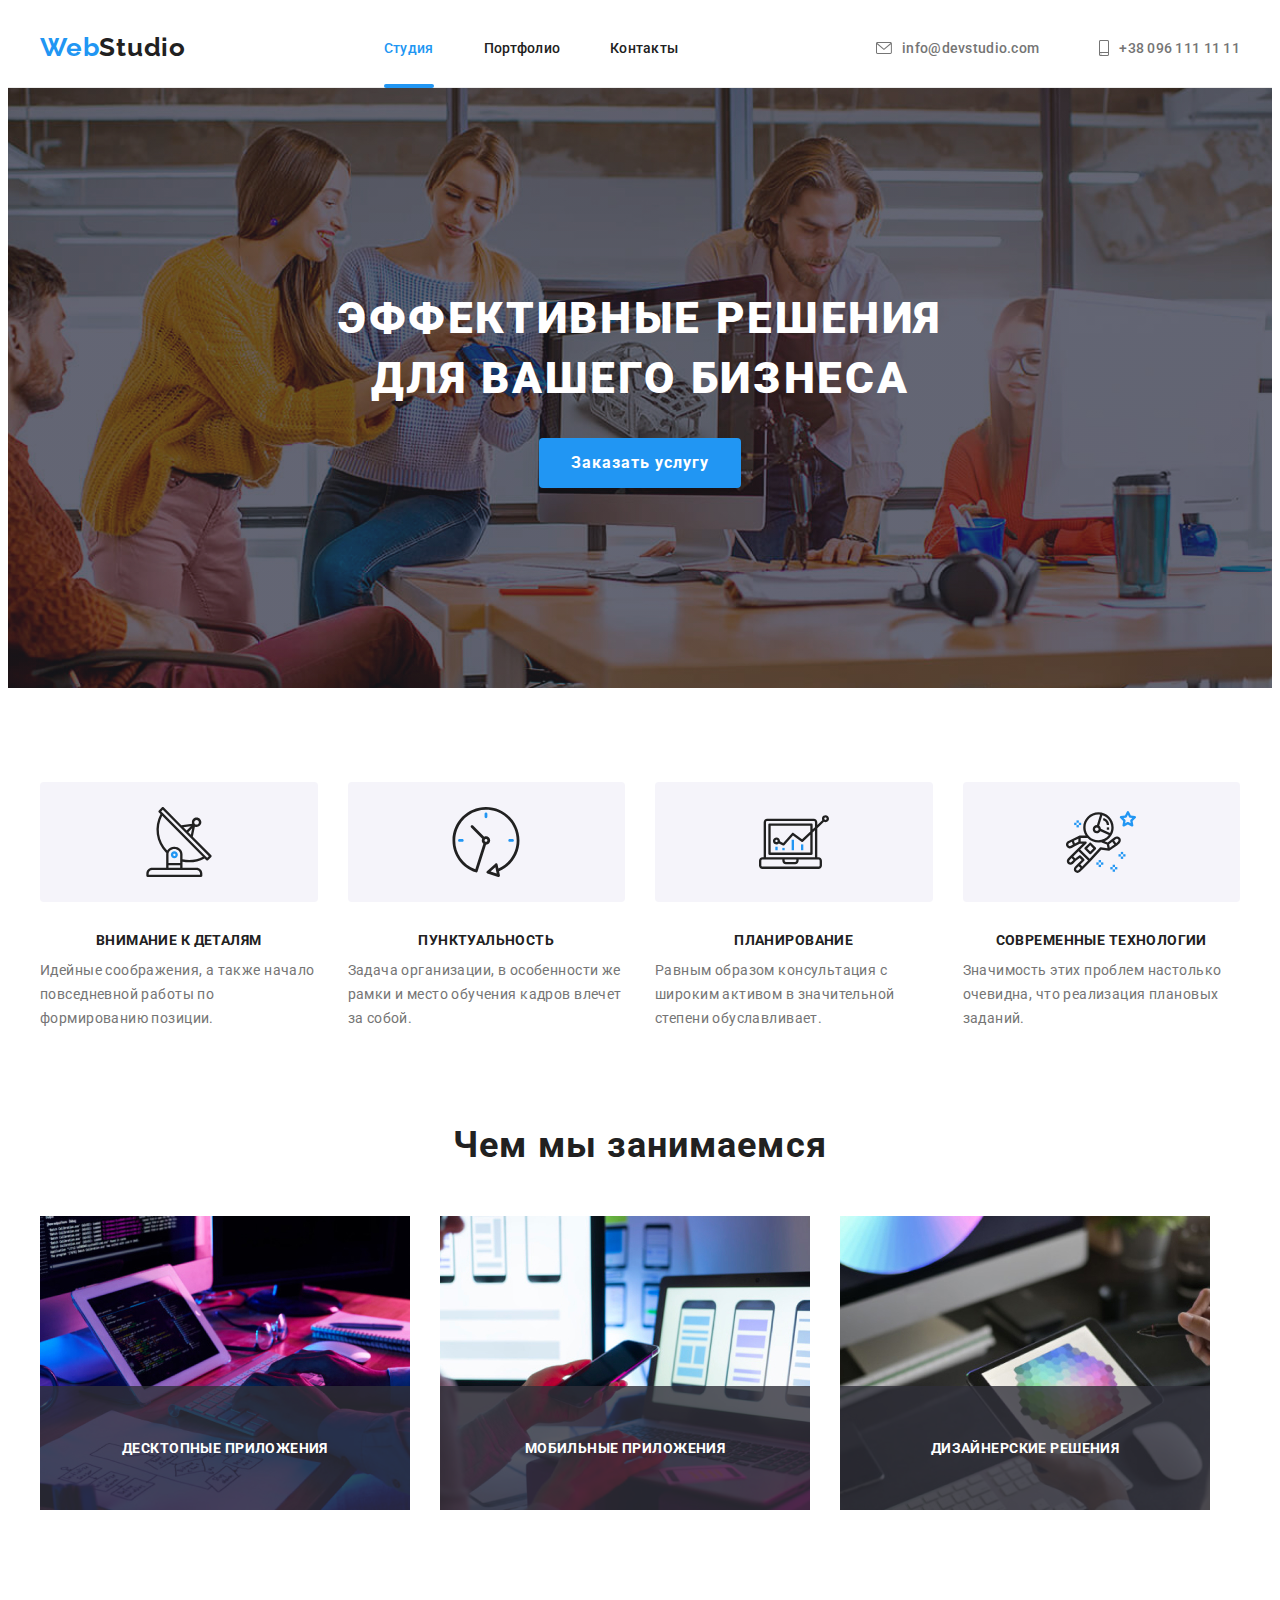
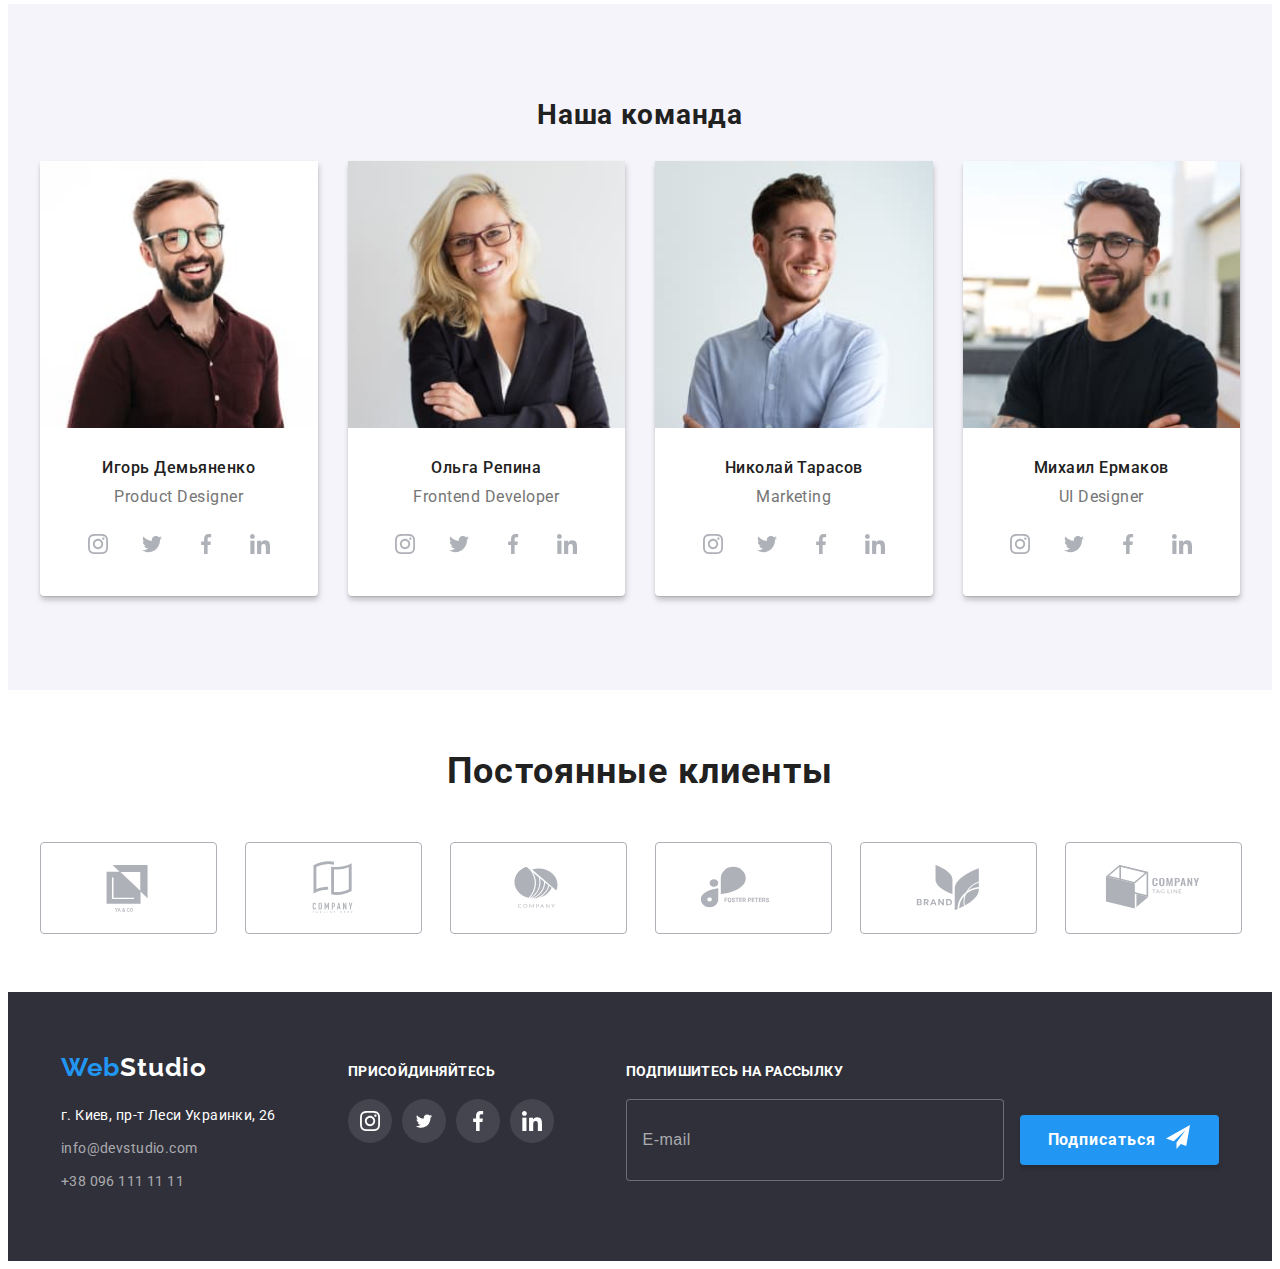
<file: index.html>
<!DOCTYPE html>
<html lang="ru">
  <head>
    <meta charset="UTF-8" />
    <meta http-equiv="X-UA-Compatible" content="IE=edge" />
    <meta name="viewport" content="width=device-width, initial-scale=1.0" />
    <link rel="preconnect" href="https://fonts.googleapis.com" />
    <link rel="preconnect" href="https://fonts.gstatic.com" crossorigin />
    <link
      href="https://fonts.googleapis.com/css2?family=Raleway:wght@700&family=Roboto:wght@400;500;700;900&display=swap"
      rel="stylesheet"
    />

    <title>WebStudio</title>
    <link
      rel="stylesheet"
      href="https://cdnjs.cloudflare.com/ajax/libs/modern-normalize/1.1.0/modern-normalize.min.css"
      integrity="sha512-wpPYUAdjBVSE4KJnH1VR1HeZfpl1ub8YT/NKx4PuQ5NmX2tKuGu6U/JRp5y+Y8XG2tV+wKQpNHVUX03MfMFn9Q=="
      crossorigin="anonymous"
      referrerpolicy="no-referrer"
    />
    <link rel="stylesheet" href="./css/main.min.css" />
  </head>

  <body>
    <header class="header">
      <div class="header-container container">
        <a href="./index.html" class="header-webstudio"
          >Web<span class="header-logo">Studio</span></a
        >

        <nav class="navigation">
          <ul class="navigation__list">
            <li class="navigation__item">
              <a href="./index.html" class="navigation__link current">Студия</a>
            </li>
            <li class="navigation__item">
              <a href="./portfolio.html" class="navigation__link">Портфолио</a>
            </li>
            <li class="navigation__item">
              <a href="tel:+380961111111" class="navigation__link">Контакты</a>
            </li>
          </ul>
        </nav>
        <ul class="contact">
          <li class="contact__item">
            <a class="contact__icon" href="mailto:info@devstudio.com">
              <svg class="icon" width="16" height="12">
                <use
                  href="./images/icons.svg/symbol-defs.svg#icon-envelope"
                ></use>
              </svg>
              info@devstudio.com</a
            >
          </li>
          <li class="contact__item">
            <a class="contact__icon" href="tel:+380961111111">
              <svg class="icon" width="10" height="16">
                <use
                  href="./images/icons.svg/symbol-defs.svg#icon-smartphone"
                ></use>
              </svg>
              +38 096 111 11 11</a
            >
          </li>
        </ul>
        <button type="button" class="menu-open__btn">
          <svg class="mob-icon__open" width="40" height="40">
            <use href="./images/icons.svg/symbol-defs.svg#icon-menu_40px"></use>
          </svg>
        </button>
      </div>

      <div class="mob-menu is-hidden">
        <div class="container">
          <div class="mob-menu__top">
            <button type="button" class="menu-close__btn">
              <svg class="mob-icon__close" width="40" height="40">
                <use
                  href="./images/icons.svg/symbol-defs.svg#icon-close_40px"
                ></use>
              </svg>
            </button>
            <ul class="mob-navigation__list">
              <li class="mob-navigation__item">
                <a href="./index.html" class="mob-navigation__link current"
                  >Студия</a
                >
              </li>
              <li class="mob-navigation__item">
                <a href="./portfolio.html" class="mob-navigation__link"
                  >Портфолио</a
                >
              </li>
              <li class="mob-navigation__item">
                <a href="" class="mob-navigation__link">Контакты</a>
              </li>
            </ul>
          </div>

          <div class="mob-menu__bottom">
            <ul class="mob-contact__list">
              <li class="mob-contact__item">
                <a class="mob-tel__link" href="tel:+380961111111">
                  +38 096 111 11 11</a
                >
              </li>
              <li class="mob-contact__item">
                <a class="mob-mail__link" href="mailto:info@devstudio.com">
                  info@devstudio.com</a
                >
              </li>
            </ul>
            <ul class="mob-social">
              <li class="mob-social__item">
                <a href="" class="mob-social__link"> Instagram </a>
              </li>
              <li class="mob-social__item">
                <a href="" class="mob-social__link"> Twitter </a>
              </li>
              <li class="mob-social__item">
                <a href="" class="mob-social__link"> Facebook </a>
              </li>
              <li class="mob-social__item">
                <a href="" class="mob-social__link"> Linkedin </a>
              </li>
            </ul>
          </div>
        </div>
      </div>
    </header>

    <main>
      <section class="bussines">
        <div class="container">
          <h1 class="bussines-title">Эффективные решения для вашего бизнеса</h1>
          <button
            type="button"
            class="main__buttom bussines-button"
            data-modal-open
          >
            Заказать услугу
          </button>
        </div>
      </section>

      <section class="proposition">
        <div class="container">
          <h2 class="visually-hidden">прихований заголовок</h2>
          <ul class="proposition__list">
            <li class="proposition__item">
              <h3 class="proposition__title">Внимание к деталям</h3>
              <p class="proposition__text">
                Идейные соображения, а также начало повседневной работы по
                формированию позиции.
              </p>
            </li>
            <li class="proposition__item">
              <h3 class="proposition__title">Пунктуальность</h3>
              <p class="proposition__text">
                Задача организации, в особенности же рамки и место обучения
                кадров влечет за собой.
              </p>
            </li>
            <li class="proposition__item">
              <h3 class="proposition__title">Планирование</h3>
              <p class="proposition__text">
                Равным образом консультация с широким активом в значительной
                степени обуславливает.
              </p>
            </li>
            <li class="proposition__item">
              <h3 class="proposition__title">Современные технологии</h3>
              <p class="proposition__text">
                Значимость этих проблем настолько очевидна, что реализация
                плановых заданий.
              </p>
            </li>
          </ul>
        </div>
      </section>

      <section class="doing">
        <div class="container">
          <h2 class="doing__title">Чем мы занимаемся</h2>
          <ul class="doing__list">
            <li class="doing__item">
              <picture>
                <source
                  srcset="
                    ./images/doing-1-desk.jpg    1x,
                    ./images/doing-1-desk-x2.jpg 2x
                  "
                  media="min-width: 1200px"
                />

                <img
                  src="./images/doing-1-desk.jpg"
                  alt="typing on keyboard"
                  width="370"
                />
              </picture>
              <div class="doing__thumb">
                <p class="thumb__text">Десктопные приложения</p>
              </div>
            </li>
            <li class="doing__item">
              <picture>
                <source
                  srcset="
                    ./images/doing-2-desk.jpg    1x,
                    ./images/doing-2-desk-x2.jpg 2x
                  "
                  media="min-width: 1200px"
                />
                <img
                  src="./images/doing-2-desk.jpg"
                  alt="serf the internet"
                  width="370"
                />
              </picture>
              <div class="doing__thumb">
                <p class="thumb__text">Мобильные приложения</p>
              </div>
            </li>
            <li class="doing__item">
              <picture>
                <source
                  srcset="
                    ./images/doing-3-desk.jpg    1x,
                    ./images/doing-3-desk-x2.jpg 2x
                  "
                  media="min-width: 1200px"
                />
                <img
                  src="./images/doing-3-desk.jpg"
                  alt="serf the internet"
                  width="370"
                />
              </picture>
              <div class="doing__thumb">
                <p class="thumb__text">Дизайнерские решения</p>
              </div>
            </li>
          </ul>
        </div>
      </section>

      <section class="team">
        <div class="container">
          <h2 class="team__title">Наша команда</h2>
          <ul class="team__list">
            <li class="team__item">
              <picture>
                <source
                  srcset="
                    ./images/team_1_desk.jpg    1x,
                    ./images/team_1_desk_x2.jpg 2x
                  "
                  media="(min-width: 1200px)"
                />
                <source
                  srcset="
                    ./images/team_1_tab.jpg    1x,
                    ./images/team_1_tab_x2.jpg 2x
                  "
                  media="(min-width: 768px)"
                />
                <source
                  srcset="
                    ./images/team_1_mob.jpg    1x,
                    ./images/team_1_mob_x2.jpg 2x
                  "
                  media="(min-width: 480px)"
                />

                <img
                  src="./images/team_1_desk.jpg"
                  alt="Игорь Демьяненко"
                  width="270"
                />
              </picture>
              <div class="team-card">
                <h3 class="team-card__title">Игорь Демьяненко</h3>
                <p class="team-card__text">Product Designer</p>
                <ul class="social">
                  <li class="social__item">
                    <a href="" class="social__link social__link-color">
                      <svg class="social__icon" width="20" height="20">
                        <use
                          href="./images/icons.svg/symbol-defs.svg#icon-instagram"
                        ></use>
                      </svg>
                    </a>
                  </li>
                  <li class="social__item social__item--margin">
                    <a href="" class="social__link social__link-color">
                      <svg class="social__icon" width="20" height="20">
                        <use
                          href="./images/icons.svg/symbol-defs.svg#icon-twitter"
                        ></use>
                      </svg>
                    </a>
                  </li>
                  <li class="social__item social__item--margin">
                    <a href="" class="social__link social__link-color">
                      <svg class="social__icon" width="20" height="20">
                        <use
                          href="./images/icons.svg/symbol-defs.svg#icon-facebook"
                        ></use>
                      </svg>
                    </a>
                  </li>
                  <li class="social__item social__item--margin">
                    <a href="" class="social__link social__link-color">
                      <svg class="social__icon" width="20" height="20">
                        <use
                          href="./images/icons.svg/symbol-defs.svg#icon-linkedin"
                        ></use>
                      </svg>
                    </a>
                  </li>
                </ul>
              </div>
            </li>

            <li class="team__item">
              <picture>
                <source
                  srcset="
                    ./images/team_2_desk.jpg    1x,
                    ./images/team_2_desk_x2.jpg 2x
                  "
                  media="(min-width: 1200px)"
                />
                <source
                  srcset="
                    ./images/team_2_tab.jpg    1x,
                    ./images/team_2_tab_x2.jpg 2x
                  "
                  media="(min-width: 768px)"
                />
                <source
                  srcset="
                    ./images/team_2_mob.jpg    1x,
                    ./images/team_2_mob_x2.jpg 2x
                  "
                  media="(min-width: 480px)"
                />

                <img
                  src="./images/team_2_desk.jpg"
                  alt="Игорь Демьяненко"
                  width="270"
                />
              </picture>

              <div class="team-card">
                <h3 class="team-card__title">Ольга Репина</h3>
                <p class="team-card__text">Frontend Developer</p>
                <ul class="social">
                  <li class="social__item">
                    <a href="" class="social__link social__link-color">
                      <svg class="social__icon" width="20" height="20">
                        <use
                          href="./images/icons.svg/symbol-defs.svg#icon-instagram"
                        ></use>
                      </svg>
                    </a>
                  </li>
                  <li class="social__item">
                    <a href="" class="social__link social__link-color"
                      ><svg class="team-soc-icon" width="20" height="20">
                        <use
                          href="./images/icons.svg/symbol-defs.svg#icon-twitter"
                        ></use>
                      </svg>
                    </a>
                  </li>
                  <li class="social__item">
                    <a href="" class="social__link social__link-color">
                      <svg class="social__icon" width="20" height="20">
                        <use
                          href="./images/icons.svg/symbol-defs.svg#icon-facebook"
                        ></use>
                      </svg>
                    </a>
                  </li>
                  <li class="social__item">
                    <a href="" class="social__link social__link-color">
                      <svg class="social__icon" width="20" height="20">
                        <use
                          href="./images/icons.svg/symbol-defs.svg#icon-linkedin"
                        ></use>
                      </svg>
                    </a>
                  </li>
                </ul>
              </div>
            </li>

            <li class="team__item">
              <picture>
                <source
                  srcset="
                    ./images/team_3_desk.jpg    1x,
                    ./images/team_3_desk_x2.jpg 2x
                  "
                  media="(min-width: 1200px)"
                />
                <source
                  srcset="
                    ./images/team_3_tab.jpg    1x,
                    ./images/team_3_tab_x2.jpg 2x
                  "
                  media="(min-width: 768px)"
                />
                <source
                  srcset="
                    ./images/team_3_mob.jpg    1x,
                    ./images/team_3_mob_x2.jpg 2x
                  "
                  media="(min-width: 480px)"
                />

                <img
                  src="./images/team_3_desk.jpg"
                  alt="Игорь Демьяненко"
                  width="270"
                />
              </picture>
              <div class="team-card">
                <h3 class="team-card__title">Николай Тарасов</h3>
                <p class="team-card__text">Marketing</p>
                <ul class="social">
                  <li class="social__item">
                    <a href="" class="social__link social__link-color">
                      <svg class="social__icon" width="20" height="20">
                        <use
                          href="./images/icons.svg/symbol-defs.svg#icon-instagram"
                        ></use>
                      </svg>
                    </a>
                  </li>
                  <li class="social__item">
                    <a href="" class="social__link social__link-color">
                      <svg class="social__icon" width="20" height="20">
                        <use
                          href="./images/icons.svg/symbol-defs.svg#icon-twitter"
                        ></use>
                      </svg>
                    </a>
                  </li>
                  <li class="social__item">
                    <a href="" class="social__link social__link-color">
                      <svg class="social__icon" width="20" height="20">
                        <use
                          href="./images/icons.svg/symbol-defs.svg#icon-facebook"
                        ></use>
                      </svg>
                    </a>
                  </li>
                  <li class="social__item">
                    <a href="" class="social__link social__link-color">
                      <svg class="social__icon" width="20" height="20">
                        <use
                          href="./images/icons.svg/symbol-defs.svg#icon-linkedin"
                        ></use>
                      </svg>
                    </a>
                  </li>
                </ul>
              </div>
            </li>
            <li class="team__item">
              <picture>
                <source
                  srcset="
                    ./images/team_4_desk.jpg    1x,
                    ./images/team_4_desk_x2.jpg 2x
                  "
                  media="(min-width: 1200px)"
                />
                <source
                  srcset="
                    ./images/team_4_tab.jpg    1x,
                    ./images/team_4_tab_x2.jpg 2x
                  "
                  media="(min-width: 768px)"
                />
                <source
                  srcset="
                    ./images/team_4_mob.jpg    1x,
                    ./images/team_4_mob_x2.jpg 2x
                  "
                  media="(min-width: 480px)"
                />

                <img
                  src="./images/team_4_desk.jpg"
                  alt="Игорь Демьяненко"
                  width="270"
                />
              </picture>

              <div class="team-card">
                <h3 class="team-card__title">Михаил Ермаков</h3>
                <p class="team-card__text">UI Designer</p>
                <ul class="social">
                  <li class="social__item">
                    <a href="" class="social__link social__link-color">
                      <svg class="social__icon" width="20" height="20">
                        <use
                          href="./images/icons.svg/symbol-defs.svg#icon-instagram"
                        ></use>
                      </svg>
                    </a>
                  </li>
                  <li class="social__item">
                    <a href="" class="social__link social__link-color">
                      <svg class="social__icon" width="20" height="20">
                        <use
                          href="./images/icons.svg/symbol-defs.svg#icon-twitter"
                        ></use>
                      </svg>
                    </a>
                  </li>
                  <li class="social__item">
                    <a href="" class="social__link social__link-color">
                      <svg class="social__icon" width="20" height="20">
                        <use
                          href="./images/icons.svg/symbol-defs.svg#icon-facebook"
                        ></use>
                      </svg>
                    </a>
                  </li>
                  <li class="social__item">
                    <a href="" class="social__link social__link-color">
                      <svg class="social__icon" width="20" height="20">
                        <use
                          href="./images/icons.svg/symbol-defs.svg#icon-linkedin"
                        ></use>
                      </svg>
                    </a>
                  </li>
                </ul>
              </div>
            </li>
          </ul>
        </div>
      </section>
      <section class="customers">
        <div class="container">
          <h2 class="customers__title">Постоянные клиенты</h2>
          <ul class="customers__list">
            <li class="customers__item">
              <a class="customers__link" href="">
                <svg class="customers__logo" width="110" height="60">
                  <use
                    href="./images/icons.svg/symbol-defs.svg#icon-logo"
                  ></use>
                </svg>
              </a>
            </li>
            <li class="customers__item">
              <a class="customers__link" href="">
                <svg class="customers__logo" width="106" height="60">
                  <use
                    href="./images/icons.svg/symbol-defs.svg#icon-logo-1"
                  ></use>
                </svg>
              </a>
            </li>
            <li class="customers__item">
              <a class="customers__link" href="">
                <svg class="customers__logo" width="106" height="60">
                  <use
                    href="./images/icons.svg/symbol-defs.svg#icon-logo-2"
                  ></use>
                </svg>
              </a>
            </li>
            <li class="customers__item">
              <a class="customers__link" href="">
                <svg class="customers__logo" width="106" height="60">
                  <use
                    href="./images/icons.svg/symbol-defs.svg#icon-logo-3"
                  ></use>
                </svg>
              </a>
            </li>
            <li class="customers__item">
              <a class="customers__link" href="">
                <svg class="customers__logo" width="106" height="60">
                  <use
                    href="./images/icons.svg/symbol-defs.svg#icon-logo-4"
                  ></use>
                </svg>
              </a>
            </li>
            <li class="customers__item">
              <a class="customers__link" href="">
                <svg class="customers__logo" width="106" height="60">
                  <use
                    href="./images/icons.svg/symbol-defs.svg#icon-logo-5"
                  ></use>
                </svg>
              </a>
            </li>
          </ul>
        </div>
      </section>
    </main>

    <footer class="footer">
      <div class="container footer-wrap">
        <div class="footer-div-address">
          <a href="./index.html" class="footer-webstudio"
            >Web<span class="footer-logo">Studio</span></a
          >
          <address class="footer__address">
            <ul class="footer__list">
              <li class="footer__item">
                <a
                  class="footer-link address"
                  href="https://goo.gl/maps/LqxU8Z8EwyXyZSnf8"
                  target="_blank"
                  rel="noopener noreferrer nofollow"
                  >г. Киев, пр-т Леси Украинки, 26</a
                >
              </li>
              <li class="footer__item">
                <a class="footer-mail address" href="mailto:info@devstudio.com"
                  >info@devstudio.com</a
                >
              </li>
              <li class="footer__item">
                <a class="footer-tel address" href="tel:+380961111111"
                  >+38 096 111 11 11</a
                >
              </li>
            </ul>
          </address>
        </div>
        <div class="footer-soc">
          <p class="footer-soc-text">ПРИСОЙДИНЯЙТЕСЬ</p>
          <ul class="social">
            <li class="social__item social__item--margin">
              <a class="social__link footer__link-color" href="">
                <svg class="social__icon" width="20" height="20">
                  <use
                    href="./images/icons.svg/symbol-defs.svg#icon-instagram"
                  ></use>
                </svg>
              </a>
            </li>
            <li class="social__item social__item--margin">
              <a class="social__link footer__link-color" href="">
                <svg class="social__icon" width="20" height="16.25">
                  <use
                    href="./images/icons.svg/symbol-defs.svg#icon-twitter"
                  ></use>
                </svg>
              </a>
            </li>
            <li class="social__item social__item--margin">
              <a class="social__link footer__link-color" href="">
                <svg class="social__icon" width="20" height="20">
                  <use
                    href="./images/icons.svg/symbol-defs.svg#icon-facebook"
                  ></use>
                </svg>
              </a>
            </li>
            <li class="social__item social__item--margin">
              <a class="social__link footer__link-color" href="">
                <svg class="social__icon" width="20" height="20">
                  <use
                    href="./images/icons.svg/symbol-defs.svg#icon-linkedin"
                  ></use>
                </svg>
              </a>
            </li>
          </ul>
        </div>

        <div class="footer-form">
          <form>
            <p class="footer-form-text">Подпишитесь на рассылку</p>

            <input
              type="email"
              class="footer-imput"
              name="user-email-footer"
              placeholder="E-mail"
            />
            <button type="submit" class="main__buttom footer-form-btn">
              Подписаться
              <svg class="footer-icon-form" width="24" height="24">
                <use href="./images/icons.svg/symbol-defs.svg#icon-send"></use>
              </svg>
            </button>
          </form>
        </div>
      </div>
    </footer>

    <div class="backdrop is-hidden" data-modal>
      <div class="modal">
        <button class="modal__button" data-modal-close>
          <svg class="icon__close" width="18" height="18">
            <use
              href="./images/icons.svg/symbol-defs.svg#icon-close-black"
            ></use>
          </svg>
        </button>
        <p class="modal__title">Оставьте свои данные, мы вам перезвоним</p>
        <form autocomplete="on" novalidate>
          <label for="user-name" class="modal__label">Имя</label>
          <div class="input-wrap">
            <input
              type="text"
              class="modal__input"
              name="user-name"
              id="user-name"
            /><svg class="svg__modal" width="18" height="18">
              <use href="./images/icons.svg/symbol-defs.svg#icon-person"></use>
            </svg>
          </div>

          <label for="user-tel" class="modal__label">Телефон </label>
          <div class="input-wrap">
            <input
              type="tel"
              class="modal__input"
              name="user-tel"
              id="user-tel"
              required
            /><svg class="svg__modal" width="18" height="18">
              <use href="./images/icons.svg/symbol-defs.svg#icon-phone"></use>
            </svg>
          </div>

          <label for="user-email" class="modal__label">Почта</label>
          <div class="input-wrap">
            <input
              class="modal__input"
              type="email"
              name="user-email"
              id="user-email"
              required
            /><svg class="svg__modal" width="18" height="18">
              <use href="./images/icons.svg/symbol-defs.svg#icon-email"></use>
            </svg>
          </div>

          <label for="user-text" class="modal__label">Комментарий</label>
          <textarea
            class="modal__text"
            name="user-text"
            id="user-text"
            placeholder="Введите текст"
          ></textarea>

          <label for="agreement" class="label__checkbox"
            ><input
              type="checkbox"
              name="agreement"
              class="modal__checkbox"
              id="agreement"
            />
            <span class="custom__checkbox"></span>
            Соглашаюсь с рассылкой и принимаю
            <a
              href="https://uk.wikipedia.org/wiki/%D0%94%D0%BE%D0%B3%D0%BE%D0%B2%D1%96%D1%80"
              class="agreement__link"
              target="_blank"
              rel="noopener nofollow noreferrer"
              >Условия договора
            </a>
          </label>

          <div class="modal-button-div">
            <button type="submit" class="modal-buttom-send">Отправить</button>
          </div>
        </form>
      </div>
    </div>
    <script src="./js/modal.js"></script>
    <script src="./js/menu.js"></script>
  </body>
</html>
</file>
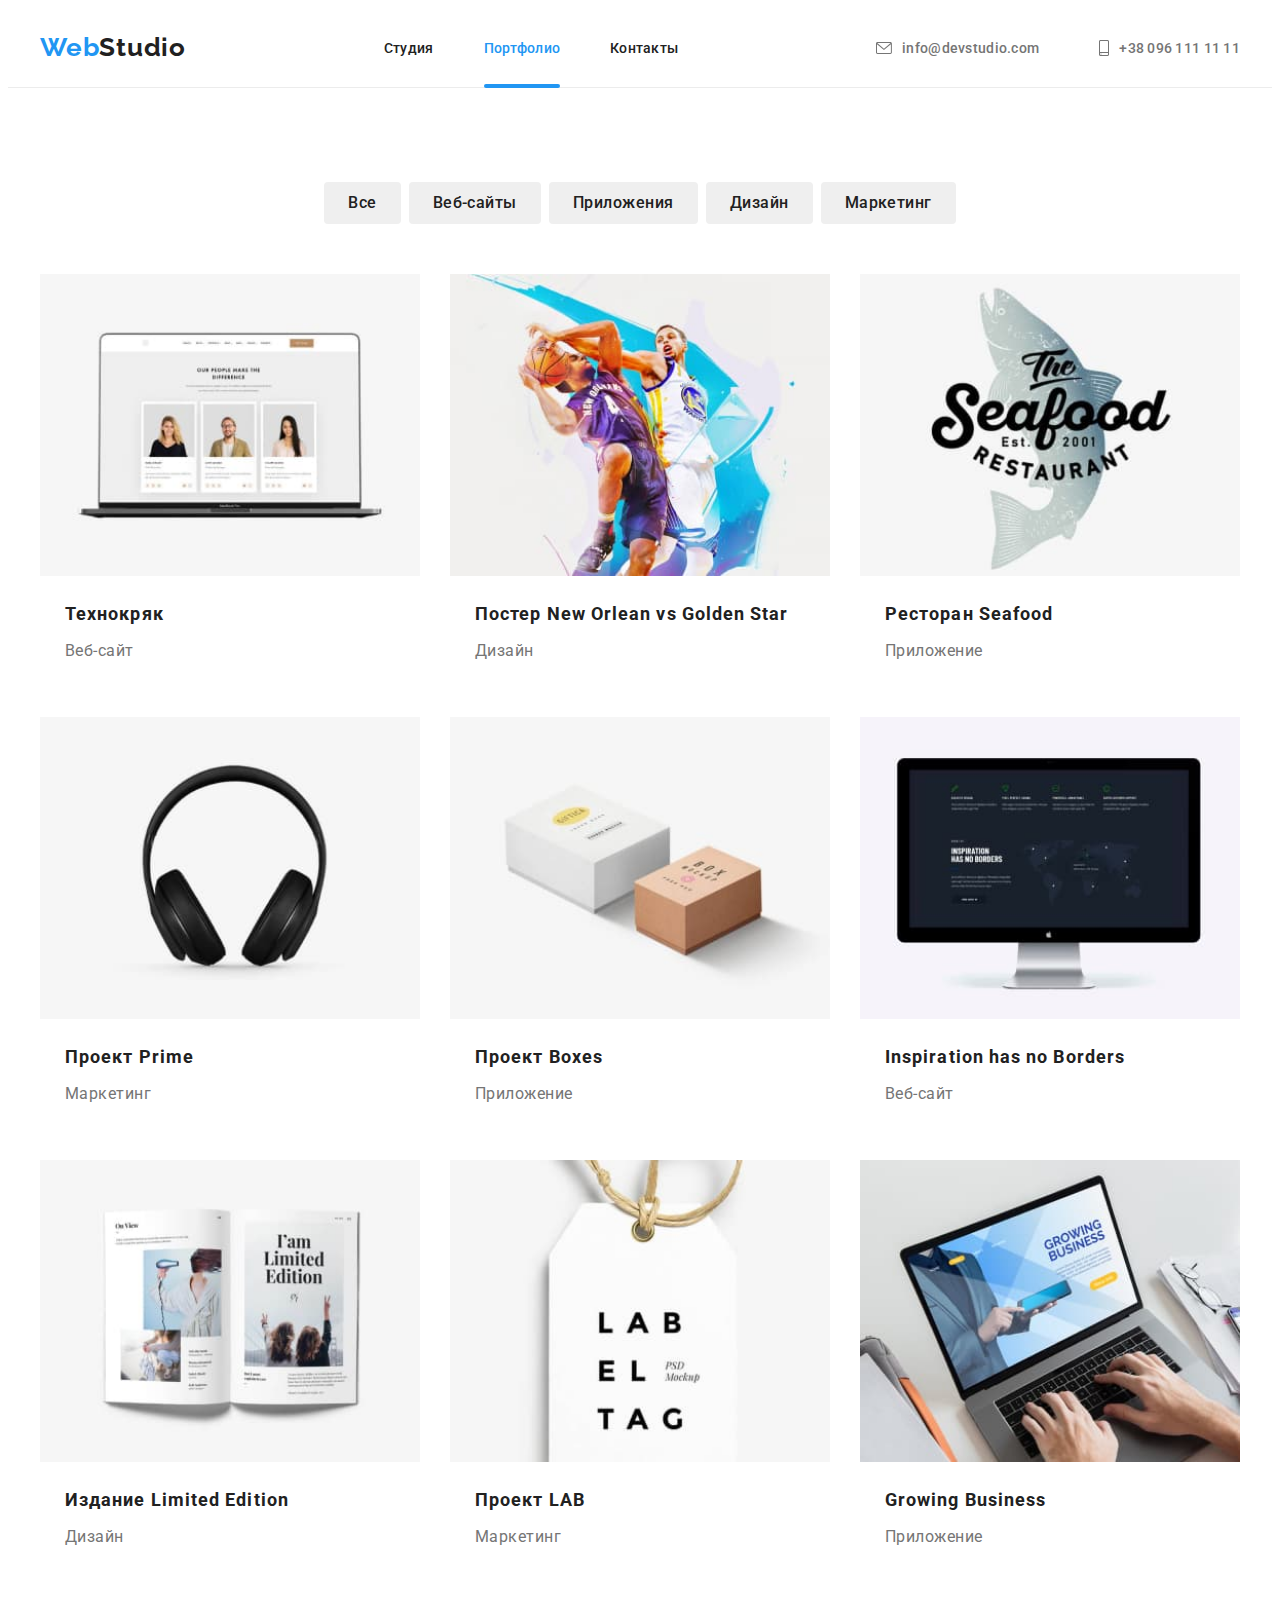
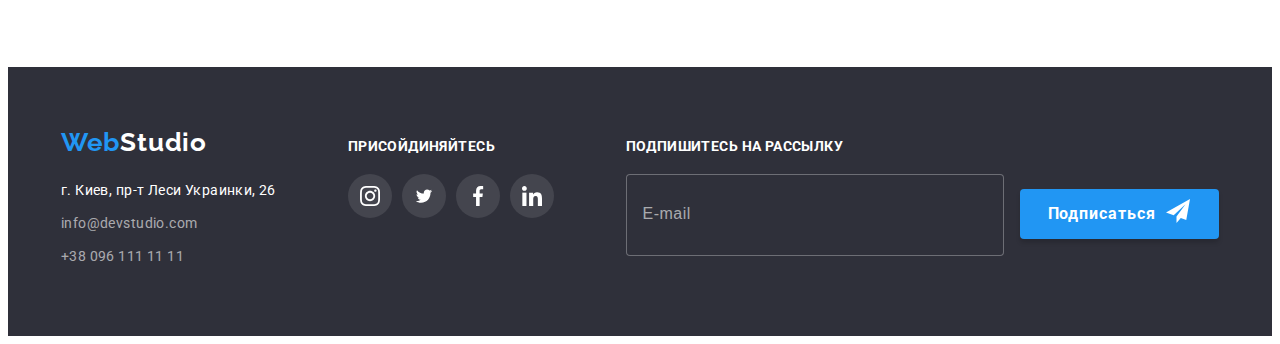
<file: portfolio.html>
<!DOCTYPE html>
<html lang="ru">
  <head>
    <meta charset="UTF-8" />
    <meta http-equiv="X-UA-Compatible" content="IE=edge" />
    <meta name="viewport" content="width=device-width, initial-scale=1.0" />
    <link rel="preconnect" href="https://fonts.googleapis.com" />
    <link rel="preconnect" href="https://fonts.gstatic.com" crossorigin />
    <link
      href="https://fonts.googleapis.com/css2?family=Raleway:wght@700&family=Roboto:wght@400;500;700;900&display=swap"
      rel="stylesheet"
    />

    <title>WebStudio</title>
    <link
      rel="stylesheet"
      href="https://cdnjs.cloudflare.com/ajax/libs/modern-normalize/1.1.0/modern-normalize.min.css"
      integrity="sha512-wpPYUAdjBVSE4KJnH1VR1HeZfpl1ub8YT/NKx4PuQ5NmX2tKuGu6U/JRp5y+Y8XG2tV+wKQpNHVUX03MfMFn9Q=="
      crossorigin="anonymous"
      referrerpolicy="no-referrer"
    />
    <link rel="stylesheet" href="./css/main.min.css" />
  </head>

  <body>
    <header class="header">
      <div class="header-container container">
        <a href="./index.html" class="header-webstudio link"
          >Web<span class="header-logo">Studio</span></a
        >

        <nav class="navigation">
          <ul class="navigation__list">
            <li class="navigation__item">
              <a href="./index.html" class="navigation__link">Студия</a>
            </li>
            <li class="navigation__item">
              <a href="./portfolio.html" class="navigation__link current"
                >Портфолио</a
              >
            </li>
            <li class="navigation__item">
              <a href="tel:+380961111111" class="navigation__link">Контакты</a>
            </li>
          </ul>
        </nav>
        <ul class="contact">
          <li class="contact__item">
            <a class="contact__icon" href="mailto:info@devstudio.com">
              <svg class="icon" width="16" height="12">
                <use
                  href="./images/icons.svg/symbol-defs.svg#icon-envelope"
                ></use>
              </svg>
              info@devstudio.com</a
            >
          </li>
          <li class="contact__item">
            <a class="contact__icon" href="tel:+380961111111">
              <svg class="icon" width="10" height="16">
                <use
                  href="./images/icons.svg/symbol-defs.svg#icon-smartphone"
                ></use>
              </svg>
              +38 096 111 11 11</a
            >
          </li>
        </ul>
        <button type="button" class="menu-open__btn">
          <svg class="mob-icon__open" width="40" height="40">
            <use href="./images/icons.svg/symbol-defs.svg#icon-menu_40px"></use>
          </svg>
        </button>
      </div>

      <div class="mob-menu is is-hidden">
        <div class="container">
          <div class="mob-menu__top">
            <button type="button" class="menu-close__btn">
              <svg class="mob-icon__close" width="40" height="40">
                <use
                  href="./images/icons.svg/symbol-defs.svg#icon-close_40px"
                ></use>
              </svg>
            </button>
            <ul class="mob-navigation__list">
              <li class="mob-navigation__item">
                <a href="./index.html" class="mob-navigation__link "
                  >Студия</a
                >
              </li>
              <li class="mob-navigation__item">
                <a href="./portfolio.html" class="mob-navigation__link current"
                  >Портфолио</a
                >
              </li>
              <li class="mob-navigation__item">
                <a href="" class="mob-navigation__link">Контакты</a>
              </li>
            </ul>
          </div>

          <div class="mob-menu__bottom">
            <ul class="mob-contact__list">
              <li class="mob-contact__item">
                <a class="mob-tel__link" href="tel:+380961111111">
                  +38 096 111 11 11</a
                >
              </li>
              <li class="mob-contact__item">
                <a class="mob-mail__link" href="mailto:info@devstudio.com">
                  info@devstudio.com</a
                >
              </li>
            </ul>
            <ul class="mob-social">
              <li class="mob-social__item">
                <a href="" class="mob-social__link"> Instagram </a>
              </li>
              <li class="mob-social__item">
                <a href="" class="mob-social__link"> Twitter </a>
              </li>
              <li class="mob-social__item">
                <a href="" class="mob-social__link"> Facebook </a>
              </li>
              <li class="mob-social__item">
                <a href="" class="mob-social__link"> Linkedin </a>
              </li>
            </ul>
          </div>
        </div>
      </div>
    </header>

    <main>
      <section class="portfolio-navigation">
        <div class="container">
          <ul class="portfolio-navigation__list">
            <li class="portfolio-navigation__item">
              <button type="button" class="buttons-button">Все</button>
            </li>
            <li class="portfolio-navigation__item">
              <button type="button" class="buttons-button">Веб-сайты</button>
            </li>
            <li class="portfolio-navigation__item">
              <button type="button" class="buttons-button">Приложения</button>
            </li>
            <li class="portfolio-navigation__item">
              <button type="button" class="buttons-button">Дизайн</button>
            </li>
            <li class="portfolio-navigation__item">
              <button type="button" class="buttons-button">Маркетинг</button>
            </li>
          </ul>

          <ul class="portfolio">
            <li class="portfolio__item">
              <a class="portfolio__link" href="">
                <div class="portfolio-overlay">
                  <picture>
                    <source
                      srcset="
                        ./images/portfolio1_desk_x1.jpg 1x,
                        ./images/portfolio1_desk_x2.jpg 2x
                      "
                      media="(min-width: 1200px)"
                    />
                    <source
                      srcset="
                        ./images/portfolio1_tab_x1.jpg 1x,
                        ./images/portfolio1_tab_x2.jpg 2x
                      "
                      media="(min-width: 768px)"
                    />
                    <source
                      srcset="
                        ./images/portfolio1_mob_x1.jpg 1x,
                        ./images/portfolio1_mob_x2.jpg 2x
                      "
                      media="(min-width: 480px)"
                    />
                    <img
                      src="./images/portfolio1_desk_x1.jpg"
                      alt=""
                      width="370"
                    />
                  </picture>
                  <p class="portfolio-overlay__text">
                    Ресурс предлагает комплексные предложения с разным уровнем
                    функционала и сервисов. Все это позволит посетителю получить
                    исчерпывающие сведения о компании или частном лице.
                  </p>
                </div>
                <div class="portfolio__content">
                  <h3 class="portfolio__title">Технокряк</h3>
                  <p class="portfolio__text">Веб-сайт</p>
                </div>
              </a>
            </li>

            <li class="portfolio__item">
              <a class="portfolio__link" href="">
                <div class="portfolio-overlay">
                  <picture>
                    <source
                      srcset="
                        ./images/portfolio2_desk_x1.jpg 1x,
                        ./images/portfolio2_desk_x2.jpg 2x
                      "
                      media="(min-width: 1200px)"
                    />
                    <source
                      srcset="
                        ./images/portfolio2_tab_x1.jpg 1x,
                        ./images/portfolio2_tab_x2.jpg 2x
                      "
                      media="(min-width: 768px)"
                    />
                    <source
                      srcset="
                        ./images/portfolio2_mob_x1.jpg 1x,
                        ./images/portfolio2_mob_x2.jpg 2x
                      "
                      media="(min-width: 480px)"
                    />
                    <img
                      src="./images/portfolio2_desk_x1.jpg"
                      alt=""
                      width="370"
                    />
                  </picture>
                  <p class="portfolio-overlay__text">
                    Ресурс предлагает комплексные предложения с разным уровнем
                    функционала и сервисов. Все это позволит посетителю получить
                    исчерпывающие сведения о компании или частном лице.
                  </p>
                </div>
                <div class="portfolio__content">
                  <h3 class="portfolio__title">
                    Постер New Orlean vs Golden Star
                  </h3>
                  <p class="portfolio__text">Дизайн</p>
                </div>
              </a>
            </li>

            <li class="portfolio__item">
              <a class="portfolio__link" href="">
                <div class="portfolio-overlay">
                  <picture>
                    <source
                      srcset="
                        ./images/portfolio3_desk_x1.jpg 1x,
                        ./images/portfolio3_desk_x2.jpg 2x
                      "
                      media="(min-width: 1200px)"
                    />
                    <source
                      srcset="
                        ./images/portfolio3_tab_x1.jpg 1x,
                        ./images/portfolio3_tab_x2.jpg 2x
                      "
                      media="(min-width: 768px)"
                    />
                    <source
                      srcset="
                        ./images/portfolio3_mob_x1.jpg 1x,
                        ./images/portfolio3_mob_x2.jpg 2x
                      "
                      media="(min-width: 480px)"
                    />
                    <img
                      src="./images/portfolio3_desk_x1.jpg"
                      alt=""
                      width="370"
                    />
                  </picture>
                  <p class="portfolio-overlay__text">
                    Ресурс предлагает комплексные предложения с разным уровнем
                    функционала и сервисов. Все это позволит посетителю получить
                    исчерпывающие сведения о компании или частном лице.
                  </p>
                </div>
                <div class="portfolio__content">
                  <h3 class="portfolio__title">Ресторан Seafood</h3>
                  <p class="portfolio__text">Приложение</p>
                </div></a
              >
            </li>

            <li class="portfolio__item">
              <a class="portfolio__link" href="">
                <div class="portfolio-overlay">
                  <picture>
                    <source
                      srcset="
                        ./images/portfolio4_desk_x1.jpg 1x,
                        ./images/portfolio4_desk_x2.jpg 2x
                      "
                      media="(min-width: 1200px)"
                    />
                    <source
                      srcset="
                        ./images/portfolio4_tab_x1.jpg 1x,
                        ./images/portfolio4_tab_x2.jpg 2x
                      "
                      media="(min-width: 768px)"
                    />
                    <source
                      srcset="
                        ./images/portfolio4_mob_x1.jpg 1x,
                        ./images/portfolio4_mob_x2.jpg 2x
                      "
                      media="(min-width: 480px)"
                    />
                    <img
                      src="./images/portfolio4_desk_x1.jpg"
                      alt=""
                      width="370"
                    />
                  </picture>
                  <p class="portfolio-overlay__text">
                    Ресурс предлагает комплексные предложения с разным уровнем
                    функционала и сервисов. Все это позволит посетителю получить
                    исчерпывающие сведения о компании или частном лице.
                  </p>
                </div>
                <div class="portfolio__content">
                  <h3 class="portfolio__title">Проект Prime</h3>
                  <p class="portfolio__text">Маркетинг</p>
                </div></a
              >
            </li>

            <li class="portfolio__item">
              <a class="portfolio__link" href="">
                <div class="portfolio-overlay">
                  <picture>
                    <source
                      srcset="
                        ./images/portfolio5_desk_x1.jpg 1x,
                        ./images/portfolio5_desk_x2.jpg 2x
                      "
                      media="(min-width: 1200px)"
                    />
                    <source
                      srcset="
                        ./images/portfolio5_tab_x1.jpg 1x,
                        ./images/portfolio5_tab_x2.jpg 2x
                      "
                      media="(min-width: 768px)"
                    />
                    <source
                      srcset="
                        ./images/portfolio5_mob_x1.jpg 1x,
                        ./images/portfolio5_mob_x2.jpg 2x
                      "
                      media="(min-width: 480px)"
                    />
                    <img
                      src="./images/portfolio5_desk_x1.jpg"
                      alt=""
                      width="370"
                    />
                  </picture>
                  <p class="portfolio-overlay__text">
                    Ресурс предлагает комплексные предложения с разным уровнем
                    функционала и сервисов. Все это позволит посетителю получить
                    исчерпывающие сведения о компании или частном лице.
                  </p>
                </div>
                <div class="portfolio__content">
                  <h3 class="portfolio__title">Проект Boxes</h3>
                  <p class="portfolio__text">Приложение</p>
                </div>
              </a>
            </li>

            <li class="portfolio__item">
              <a class="portfolio__link" href=""
                ><div class="portfolio-overlay">
                  <picture>
                    <source
                      srcset="
                        ./images/portfolio6_desk_x1.jpg 1x,
                        ./images/portfolio6_desk_x2.jpg 2x
                      "
                      media="(min-width: 1200px)"
                    />
                    <source
                      srcset="
                        ./images/portfolio6_tab_x1.jpg 1x,
                        ./images/portfolio6_tab_x2.jpg 2x
                      "
                      media="(min-width: 768px)"
                    />
                    <source
                      srcset="
                        ./images/portfolio6_mob_x1.jpg 1x,
                        ./images/portfolio6_mob_x2.jpg 2x
                      "
                      media="(min-width: 480px)"
                    />
                    <img
                      src="./images/portfolio6_desk_x1.jpg"
                      alt=""
                      width="370"
                    />
                  </picture>
                  <p class="portfolio-overlay__text">
                    Ресурс предлагает комплексные предложения с разным уровнем
                    функционала и сервисов. Все это позволит посетителю получить
                    исчерпывающие сведения о компании или частном лице.
                  </p>
                </div>
                <div class="portfolio__content">
                  <h3 class="portfolio__title">Inspiration has no Borders</h3>
                  <p class="portfolio__text">Веб-сайт</p>
                </div></a
              >
            </li>

            <li class="portfolio__item">
              <a class="portfolio__link" href="">
                <div class="portfolio-overlay">
                  <picture>
                    <source
                      srcset="
                        ./images/portfolio7_desk_x1.jpg 1x,
                        ./images/portfolio7_desk_x2.jpg 2x
                      "
                      media="(min-width: 1200px)"
                    />
                    <source
                      srcset="
                        ./images/portfolio7_tab_x1.jpg 1x,
                        ./images/portfolio7_tab_x2.jpg 2x
                      "
                      media="(min-width: 768px)"
                    />
                    <source
                      srcset="
                        ./images/portfolio7_mob_x1.jpg 1x,
                        ./images/portfolio7_mob_x2.jpg 2x
                      "
                      media="(min-width: 480px)"
                    />
                    <img
                      src="./images/portfolio7_desk_x1.jpg"
                      alt=""
                      width="370"
                    />
                  </picture>
                  <p class="portfolio-overlay__text">
                    Ресурс предлагает комплексные предложения с разным уровнем
                    функционала и сервисов. Все это позволит посетителю получить
                    исчерпывающие сведения о компании или частном лице.
                  </p>
                </div>
                <div class="portfolio__content">
                  <h3 class="portfolio__title">Издание Limited Edition</h3>
                  <p class="portfolio__text">Дизайн</p>
                </div></a
              >
            </li>

            <li class="portfolio__item">
              <a class="portfolio__link" href="">
                <div class="portfolio-overlay">
                  <picture>
                    <source
                      srcset="
                        ./images/portfolio8_desk_x1.jpg 1x,
                        ./images/portfolio8_desk_x2.jpg 2x
                      "
                      media="(min-width: 1200px)"
                    />
                    <source
                      srcset="
                        ./images/portfolio8_tab_x1.jpg 1x,
                        ./images/portfolio8_tab_x2.jpg 2x
                      "
                      media="(min-width: 768px)"
                    />
                    <source
                      srcset="
                        ./images/portfolio8_mob_x1.jpg 1x,
                        ./images/portfolio8_mob_x2.jpg 2x
                      "
                      media="(min-width: 480px)"
                    />
                    <img
                      src="./images/portfolio8_desk_x1.jpg"
                      alt=""
                      width="370"
                    />
                  </picture>
                  <p class="portfolio-overlay__text">
                    Ресурс предлагает комплексные предложения с разным уровнем
                    функционала и сервисов. Все это позволит посетителю получить
                    исчерпывающие сведения о компании или частном лице.
                  </p>
                </div>
                <div class="portfolio__content">
                  <h3 class="portfolio__title">Проект LAB</h3>
                  <p class="portfolio__text">Маркетинг</p>
                </div></a
              >
            </li>

            <li class="portfolio__item">
              <a class="portfolio__link" href="">
                <div class="portfolio-overlay">
                  <picture>
                    <source
                      srcset="
                        ./images/portfolio9_desk_x1.jpg 1x,
                        ./images/portfolio9_desk_x2.jpg 2x
                      "
                      media="(min-width: 1200px)"
                    />
                    <source
                      srcset="
                        ./images/portfolio9_tab_x1.jpg 1x,
                        ./images/portfolio9_tab_x2.jpg 2x
                      "
                      media="(min-width: 768px)"
                    />
                    <source
                      srcset="
                        ./images/portfolio9_mob_x1.jpg 1x,
                        ./images/portfolio9_mob_x2.jpg 2x
                      "
                      media="(min-width: 480px)"
                    />
                    <img
                      src="./images/portfolio9_desk_x1.jpg"
                      alt=""
                      width="370"
                    />
                  </picture>
                  <p class="portfolio-overlay__text">
                    Ресурс предлагает комплексные предложения с разным уровнем
                    функционала и сервисов. Все это позволит посетителю получить
                    исчерпывающие сведения о компании или частном лице.
                  </p>
                </div>
                <div class="portfolio__content">
                  <h3 class="portfolio__title">Growing Business</h3>
                  <p class="portfolio__text">Приложение</p>
                </div></a
              >
            </li>
          </ul>
        </div>
      </section>
    </main>

    <footer class="footer">
      <div class="container footer-wrap">
        <div class="footer-div-address">
          <a href="./index.html" class="footer-webstudio link"
            >Web<span class="footer-logo">Studio</span></a
          >
          <address class="footer__address">
            <ul class="footer__list">
              <li class="footer__item">
                <a
                  class="footer-link address"
                  href="https://goo.gl/maps/LqxU8Z8EwyXyZSnf8"
                  target="_blank"
                  rel="noopener noreferrer nofollow"
                  >г. Киев, пр-т Леси Украинки, 26</a
                >
              </li>
              <li class="footer__item">
                <a class="footer-mail" href="mailto:info@devstudio.com"
                  >info@devstudio.com</a
                >
              </li>
              <li class="footer__item">
                <a class="footer-tel address" href="tel:+380961111111"
                  >+38 096 111 11 11</a
                >
              </li>
            </ul>
          </address>
        </div>
        <div class="footer-soc">
          <p class="footer-soc-text">ПРИСОЙДИНЯЙТЕСЬ</p>
          <ul class="social">
            <li class="social__item social__item--margin">
              <a class="social__link footer__link-color" href="">
                <svg class="social__icon" width="20" height="20">
                  <use
                    href="./images/icons.svg/symbol-defs.svg#icon-instagram"
                  ></use>
                </svg>
              </a>
            </li>
            <li class="social__item social__item--margin">
              <a class="social__link footer__link-color" href="">
                <svg class="social__icon" width="20" height="16.25">
                  <use
                    href="./images/icons.svg/symbol-defs.svg#icon-twitter"
                  ></use>
                </svg>
              </a>
            </li>
            <li class="social__item social__item--margin">
              <a class="social__link footer__link-color" href="">
                <svg class="social__icon" width="20" height="20">
                  <use
                    href="./images/icons.svg/symbol-defs.svg#icon-facebook"
                  ></use>
                </svg>
              </a>
            </li>
            <li class="social__item social__item--margin">
              <a class="social__link footer__link-color" href="">
                <svg class="social__icon" width="20" height="20">
                  <use
                    href="./images/icons.svg/symbol-defs.svg#icon-linkedin"
                  ></use>
                </svg>
              </a>
            </li>
          </ul>
        </div>

        <div class="footer-form">
          <form>
            <p class="footer-form-text">Подпишитесь на рассылку</p>
            <input
              type="email"
              class="footer-imput"
              name="user-email-footer"
              placeholder="E-mail"
            />
            <button type="submit" class="main__buttom footer-form-btn">
              Подписаться
              <svg class="footer-icon-form" width="24" height="24">
                <use href="./images/icons.svg/symbol-defs.svg#icon-send"></use>
              </svg>
            </button>
          </form>
        </div>
      </div>
    </footer>
    <script src="./js/menu.js"></script>
  </body>
</html>
</file>
<file: css/main.min.css>
body{font-family:"Roboto",sans-serif}p,h1,h2,h3,h4,h5,h6{margin:0}ul,a{list-style:none;padding-left:0;margin:0;text-decoration:none}img{display:block;max-width:100%;height:auto;max-width:100%;height:auto;width:100%}.container{width:100%;padding:0 15px;margin:0 auto}@media screen and (min-width: 480px){.container{width:480px}}@media screen and (min-width: 768px){.container{width:768px}}@media screen and (min-width: 1200px){.container{width:1200px}}.visually-hidden{position:absolute;white-space:nowrap;width:1px;height:1px;overflow:hidden;border:0;padding:0;clip:rect(0 0 0 0);-webkit-clip-path:inset(50%);clip-path:inset(50%);margin:-1px}.main__buttom{border:none;font-family:inherit;font-weight:700;font-size:16px;line-height:1.875;letter-spacing:.06em;cursor:pointer;border-radius:4px;-webkit-box-shadow:0px 4px 4px rgba(0,0,0,.15);box-shadow:0px 4px 4px rgba(0,0,0,.15);background:#2196f3;color:#fff;fill:#fff}.header-container{display:-webkit-box;display:-ms-flexbox;display:flex;-webkit-box-align:center;-ms-flex-align:center;align-items:center;-webkit-box-pack:justify;-ms-flex-pack:justify;justify-content:space-between}.header{border-bottom:1px solid #ececec}.header-logo{color:#212121}.header-webstudio{font-family:"Raleway";font-weight:700;font-size:26px;line-height:1.1923076923;letter-spacing:.03em;color:#2196f3}.mob-menu{position:fixed;top:0;left:0;z-index:1;background-color:#fff;width:100vw;height:100vh;padding:48px 0}.mob-menu .container{display:-webkit-box;display:-ms-flexbox;display:flex;-webkit-box-orient:vertical;-webkit-box-direction:normal;-ms-flex-direction:column;flex-direction:column;-webkit-box-pack:justify;-ms-flex-pack:justify;justify-content:space-between;height:100%;overflow-y:auto}.menu-close__btn{position:absolute;top:15px;right:15px;border:none;background-color:#fff;color:#757575}.menu-open__btn{top:15px;right:15px;border:none;background-color:#fff;color:#757575}@media screen and (min-width: 768px){.menu-open__btn{display:none}}.menu-close__btn:hover,.menu-close__btn:focus{color:#2196f3}.mob-icon__close{fill:currentColor}.mob-navigation__item:not(:last-child){margin-bottom:25px}.mob-navigation__link:hover,.mob-navigation__link:focus{color:#2196f3}.mob-navigation__link{font-family:"Roboto";font-style:normal;font-weight:500;font-size:40px;line-height:1.175;letter-spacing:.02em;color:#212121}.mob-contact__list{margin-bottom:55px}.mob-tel__link{display:block;font-family:"Roboto";font-style:normal;font-weight:500;font-size:34px;line-height:1.1764705882;letter-spacing:.02em;color:#2196f3;margin-bottom:32px}.mob-mail__link{font-family:"Roboto";font-style:normal;font-weight:500;font-size:24px;line-height:1.1666666667;letter-spacing:.02em;color:#757575}.mob-social{display:-webkit-box;display:-ms-flexbox;display:flex;-webkit-box-align:baseline;-ms-flex-align:baseline;align-items:baseline;-webkit-box-align:center;-ms-flex-align:center;align-items:center;gap:10px}.mob-social__item:nth-child(n+2)::before{content:"";border:1px solid rgba(90,87,87,.2);-webkit-transform:rotate(90deg);transform:rotate(90deg);margin-right:5px;-webkit-box-align:baseline;-ms-flex-align:baseline;align-items:baseline;-webkit-box-align:center;-ms-flex-align:center;align-items:center}.mob-social__link{font-family:"Roboto";font-style:normal;font-weight:500;font-size:14px;line-height:1.5714285714;letter-spacing:.02em;color:#2196f3}@media screen and (max-width: 767px){.contact{display:none}}@media screen and (min-width: 768px){.contact{display:-webkit-box;display:-ms-flexbox;display:flex;-webkit-box-orient:vertical;-webkit-box-direction:normal;-ms-flex-direction:column;flex-direction:column;gap:10px}}@media screen and (min-width: 1200px){.contact{display:-webkit-box;display:-ms-flexbox;display:flex;-webkit-box-orient:horizontal;-webkit-box-direction:normal;-ms-flex-direction:row;flex-direction:row}}.contact__item{width:100%;height:100%;border-radius:50%;display:-webkit-box;display:-ms-flexbox;display:flex;-webkit-box-align:center;-ms-flex-align:center;align-items:center;-webkit-box-pack:center;-ms-flex-pack:center;justify-content:center}.contact__item:not(:last-child){margin-right:50px}.contact__icon{font-weight:500;font-size:14px;line-height:1.1428571429;letter-spacing:.02em;font-family:inherit;display:-webkit-box;display:-ms-flexbox;display:flex;-webkit-box-align:center;-ms-flex-align:center;align-items:center;color:#757575;-webkit-transition-property:color;transition-property:color;-webkit-transition-duration:250ms;transition-duration:250ms;-webkit-transition-timing-function:cubic-bezier(0.4, 0, 0.2, 1);transition-timing-function:cubic-bezier(0.4, 0, 0.2, 1)}.contact__icon:focus,.contact__icon:hover{color:#2196f3}.icon{fill:currentColor;margin-right:10px}@media screen and (max-width: 767px){.navigation{display:none}}.navigation__list{display:-webkit-box;display:-ms-flexbox;display:flex;-webkit-box-align:center;-ms-flex-align:center;align-items:center}.navigation__item{position:relative;padding:30px 0}.navigation__item:not(:last-child){margin-right:50px}.navigation__link{font-weight:500;font-size:14px;line-height:1.1428571429;letter-spacing:.02em;color:#212121;-webkit-transition-property:color;transition-property:color;-webkit-transition-duration:250ms;transition-duration:250ms;-webkit-transition-timing-function:cubic-bezier(0.4, 0, 0.2, 1);transition-timing-function:cubic-bezier(0.4, 0, 0.2, 1)}.navigation__link:hover,.navigation__link:focus{color:#2196f3}.navigation__list .navigation__link.current::after{content:"";position:absolute;width:100%;height:4px;left:0;bottom:-1px;border-radius:2px;background:#2196f3}.navigation__list .navigation__link.current{color:#2196f3}.bussines{background:#2f303a;text-align:center;padding:118px 0;max-width:480px;width:100%;background-repeat:no-repeat;background-position:center;background-size:cover;margin:0 auto;background-image:-webkit-gradient(linear, left top, right top, from(rgba(47, 48, 58, 0.4)), to(rgba(47, 48, 58, 0.4))),url("../images/hero-bg-mobile.jpg");background-image:linear-gradient(to right, rgba(47, 48, 58, 0.4), rgba(47, 48, 58, 0.4)),url("../images/hero-bg-mobile.jpg")}@media(min-device-pixel-ratio: 2),(-webkit-min-device-pixel-ratio: 2),(min-resolution: 192dpi),(min-resolution: 2dppx){.bussines{background-image:-webkit-gradient(linear, left top, right top, from(rgba(47, 48, 58, 0.4)), to(rgba(47, 48, 58, 0.4))),url("../images/hero-bg-mobile-2x.jpg");background-image:linear-gradient(to right, rgba(47, 48, 58, 0.4), rgba(47, 48, 58, 0.4)),url("../images/hero-bg-mobile-2x.jpg")}}@media screen and (min-width: 768px){.bussines{max-width:768px;background-image:-webkit-gradient(linear, left top, right top, from(rgba(47, 48, 58, 0.4)), to(rgba(47, 48, 58, 0.4))),url("../images/hero-bg-tab.jpg");background-image:linear-gradient(to right, rgba(47, 48, 58, 0.4), rgba(47, 48, 58, 0.4)),url("../images/hero-bg-tab.jpg")}}@media screen and (min-width: 768px)and (min-device-pixel-ratio: 2),screen and (min-width: 768px)and (-webkit-min-device-pixel-ratio: 2),screen and (min-width: 768px)and (min-resolution: 192dpi),screen and (min-width: 768px)and (min-resolution: 2dppx){.bussines{background-image:-webkit-gradient(linear, left top, right top, from(rgba(47, 48, 58, 0.4)), to(rgba(47, 48, 58, 0.4))),url("../images/hero-bg-tab-2x.jpg");background-image:linear-gradient(to right, rgba(47, 48, 58, 0.4), rgba(47, 48, 58, 0.4)),url("../images/hero-bg-tab-2x.jpg")}}@media screen and (min-width: 1200px){.bussines{padding:200px 0;max-width:1600px;width:100%;background-image:-webkit-gradient(linear, left top, right top, from(rgba(47, 48, 58, 0.4)), to(rgba(47, 48, 58, 0.4))),url("../images/hero-bg.jpg");background-image:linear-gradient(to right, rgba(47, 48, 58, 0.4), rgba(47, 48, 58, 0.4)),url("../images/hero-bg.jpg")}}@media screen and (min-width: 1200px)and (min-device-pixel-ratio: 2),screen and (min-width: 1200px)and (-webkit-min-device-pixel-ratio: 2),screen and (min-width: 1200px)and (min-resolution: 192dpi),screen and (min-width: 1200px)and (min-resolution: 2dppx){.bussines{background-image:-webkit-gradient(linear, left top, right top, from(rgba(47, 48, 58, 0.4)), to(rgba(47, 48, 58, 0.4))),url("../images/hero-bg-2x.jpg");background-image:linear-gradient(to right, rgba(47, 48, 58, 0.4), rgba(47, 48, 58, 0.4)),url("../images/hero-bg-2x.jpg")}}.bussines-title{font-weight:900;font-size:26px;line-height:1.6153846154;letter-spacing:.06em;max-width:360px;margin-bottom:30px;text-align:center;text-transform:uppercase;-webkit-box-align:center;-ms-flex-align:center;align-items:center;margin-left:auto;margin-right:auto;color:#fff}@media screen and (min-width: 768px){.bussines-title{max-width:360px}}@media screen and (min-width: 1200px){.bussines-title{font-weight:900;font-size:44px;line-height:1.3636363636;letter-spacing:.06em;max-width:696px}}.bussines-button{padding:10px 32px;-webkit-transition-property:background-color,color,-webkit-box-shadow;transition-property:background-color,color,-webkit-box-shadow;transition-property:background-color,color,box-shadow;transition-property:background-color,color,box-shadow,-webkit-box-shadow;-webkit-transition-duration:250ms;transition-duration:250ms;-webkit-transition-timing-function:cubic-bezier(0.4, 0, 0.2, 1);transition-timing-function:cubic-bezier(0.4, 0, 0.2, 1)}.bussines-button:hover,.bussines-button:focus{background-color:#188ce8}.proposition{padding:60px 0}@media screen and (min-width: 1200px){.proposition{padding-top:94px;padding-bottom:94px}}.proposition__list{display:-webkit-box;display:-ms-flexbox;display:flex;-ms-flex-wrap:wrap;flex-wrap:wrap;gap:30px}.proposition__item{text-align:left}@media screen and (min-width: 768px){.proposition__item{width:calc((100% - 30px)/2)}}@media screen and (min-width: 1200px){.proposition__item{width:calc((100% - 90px)/4)}}.proposition__item::before{display:block;content:" ";height:120px;margin-bottom:30px;background:#f5f4fa;border-radius:4px;background-repeat:no-repeat;background-position:center}.proposition__item:nth-child(1)::before{background-image:url(../images/icons.svg/antenna.svg)}.proposition__item:nth-child(2)::before{background-image:url(../images/icons.svg/clock.svg)}.proposition__item:nth-child(3)::before{background-image:url(../images/icons.svg/diagram.svg)}.proposition__item:nth-child(4)::before{background-image:url(../images/icons.svg/astronaut.svg)}.proposition__title{font-weight:700;font-size:14px;line-height:1.1428571429;letter-spacing:.03em;text-align:center;text-transform:uppercase;color:#212121;margin-bottom:10px}.proposition__text{font-weight:400;font-size:14px;line-height:1.7142857143;letter-spacing:.03em;color:#757575;-webkit-box-sizing:border-box;box-sizing:border-box}@media screen and (max-width: 1199px){.doing{display:none}}@media screen and (min-width: 1200px){.doing{padding-bottom:94px}}.doing__title{font-weight:700;font-size:36px;line-height:1.1666666667;letter-spacing:.03em;text-align:center;margin-bottom:50px;color:#212121}.doing__list{display:-webkit-box;display:-ms-flexbox;display:flex;gap:30px}.doing__item{position:relative;display:block}.doing__thumb{height:70px;width:100%;position:absolute;bottom:0;left:0;display:-webkit-box;display:-ms-flexbox;display:flex;-webkit-box-align:center;-ms-flex-align:center;align-items:center;-webkit-box-pack:center;-ms-flex-pack:center;justify-content:center;padding:27px 0;background:rgba(47,48,58,.8)}.thumb__text{font-weight:700;font-size:14px;line-height:1.1428571429;letter-spacing:.03em;font-family:inherit;text-align:center;text-transform:uppercase;color:#fff}.team{background-color:#f5f4fa;padding-bottom:60px;padding-top:60px}@media screen and (min-width: 1200px){.team{padding-top:94px;padding-bottom:94px}}.team__title{font-weight:700;font-size:28px;line-height:1.1785714286;letter-spacing:.03em;text-align:center;color:#212121;margin-bottom:30px}.team__list{display:-webkit-box;display:-ms-flexbox;display:flex;-webkit-box-orient:vertical;-webkit-box-direction:normal;-ms-flex-direction:column;flex-direction:column;gap:30px;text-align:center}@media screen and (min-width: 768px){.team__list{display:-webkit-box;display:-ms-flexbox;display:flex;-ms-flex-wrap:wrap;flex-wrap:wrap;-webkit-box-orient:horizontal;-webkit-box-direction:normal;-ms-flex-direction:row;flex-direction:row}}.team__item{-webkit-box-sizing:border-box;box-sizing:border-box;background:#fff;-webkit-box-shadow:0px 1px 1px rgba(0,0,0,.12),0px 4px 4px rgba(0,0,0,.06),1px 4px 6px rgba(0,0,0,.16);box-shadow:0px 1px 1px rgba(0,0,0,.12),0px 4px 4px rgba(0,0,0,.06),1px 4px 6px rgba(0,0,0,.16);border-radius:0px 0px 4px 4px}@media screen and (min-width: 768px){.team__item{width:calc((100% - 30px)/2)}}@media screen and (min-width: 1200px){.team__item{width:calc((100% - 90px)/4)}}.team-card{padding:30px 0}.team-card__title{font-weight:500;font-size:16px;line-height:1.1875;letter-spacing:.03em;margin-bottom:10px;color:#212121}.team-card__text{font-weight:400;font-size:16px;line-height:1.1875;letter-spacing:.03em;color:#757575;margin-bottom:16px}.social{display:-webkit-box;display:-ms-flexbox;display:flex;-webkit-box-align:center;-ms-flex-align:center;align-items:center;-webkit-box-pack:center;-ms-flex-pack:center;justify-content:center}.social__item{width:44px;height:44px}.social__item:not(:last-child){margin-right:10px}.social__link{width:100%;height:100%;border-radius:50%;display:-webkit-box;display:-ms-flexbox;display:flex;-webkit-box-align:center;-ms-flex-align:center;align-items:center;-webkit-box-pack:center;-ms-flex-pack:center;justify-content:center;-webkit-transition-property:background-color,color;transition-property:background-color,color;-webkit-transition-duration:duration;transition-duration:duration;-webkit-transition-timing-function:cubic-bezier(0.4, 0, 0.2, 1);transition-timing-function:cubic-bezier(0.4, 0, 0.2, 1)}.social__link-color{fill:#afb1b8;background-color:rgba(0,0,0,0)}.social__link-color .social__link-color:focus,.social__link-color:hover,.social__link-color:focus,.social__link-color:hover{fill:#fff;background-color:#2196f3}.customers{padding:60px 0;text-align:center}.customers__title{font-weight:700;font-size:28px;line-height:1.1785714286;letter-spacing:.03em;font-family:inherit;font-style:normal;text-align:center;color:#212121;margin-bottom:50px}@media screen and (min-width: 1200px){.customers__title{font-weight:700;font-size:36px;line-height:1.1666666667;letter-spacing:.03em}}.customers__list{display:-webkit-box;display:-ms-flexbox;display:flex;-ms-flex-wrap:wrap;flex-wrap:wrap;gap:30px}.customers__item{height:90px;width:calc((100% - 30px)/2)}@media screen and (min-width: 768px){.customers__item{width:calc((100% - 60px)/3)}}@media screen and (min-width: 1200px){.customers__item{width:calc((100% - 150px)/6)}}.customers__link{width:100%;height:100%;display:-webkit-box;display:-ms-flexbox;display:flex;-webkit-box-align:center;-ms-flex-align:center;align-items:center;-webkit-box-pack:center;-ms-flex-pack:center;justify-content:center;border-radius:4px;border:1px solid #afb1b8;fill:#afb1b8;-webkit-transition-property:fill,border;transition-property:fill,border;-webkit-transition-duration:250ms;transition-duration:250ms;-webkit-transition-timing-function:timing-function;transition-timing-function:timing-function}.customers__link:hover,.customers__link:focus{fill:#2196f3;border-color:#2196f3}.footer{background-color:#2f303a;padding-top:60px;padding-bottom:60px}.footer-wrap{display:-webkit-box;display:-ms-flexbox;display:flex;-webkit-box-orient:vertical;-webkit-box-direction:normal;-ms-flex-direction:column;flex-direction:column;-webkit-box-align:center;-ms-flex-align:center;align-items:center;text-align:center}@media screen and (min-width: 768px){.footer-wrap{-webkit-box-orient:horizontal;-webkit-box-direction:normal;-ms-flex-direction:row;flex-direction:row;-ms-flex-wrap:wrap;flex-wrap:wrap;-webkit-box-align:baseline;-ms-flex-align:baseline;align-items:baseline;-ms-flex-pack:distribute;justify-content:space-around;gap:30px}}@media screen and (min-width: 1200px){.footer-wrap{text-align:left}}.footer-webstudio{font-family:"Raleway";font-weight:700;font-size:26px;line-height:1.1923076923;letter-spacing:.03em;font-weight:700;font-size:26px;line-height:1.19;letter-spacing:.03em;color:#2196f3}.footer-logo{color:#fff}.footer__address{font-style:normal;margin-top:20px}.footer__item:not(:last-child){margin-bottom:8px}@media screen and (min-width: 1200px){.footer__item:not(:last-child){margin-bottom:9px}}.footer-link{font-weight:400;font-size:14px;line-height:1.7142857143;letter-spacing:.03em;color:#fff}.footer-mail,.footer-tel{font-weight:400;font-size:14px;line-height:1.7142857143;letter-spacing:.03em;color:rgba(255,255,255,.6)}@media screen and (min-width: 768px){.footer-soc{display:inline-block}}.footer-soc-text{font-family:inherit;font-style:normal;font-weight:700;font-size:14px;line-height:1.1428571429;letter-spacing:.03em;text-transform:uppercase;color:#fff;margin-bottom:20px}.footer__link-color{fill:#afb1b8;background:rgba(255,255,255,.1);fill:#fff}.footer__link-color:hover,.footer__link-color:focus{background-color:#2196f3}@media screen and (min-width: 768px){.footer-form{margin-top:30px}}@media screen and (min-width: 1200px){.footer-form{margin-top:0}}.footer-form-text{font-family:inherit;font-weight:700;font-size:14px;line-height:1.1428571429;letter-spacing:.03em;text-transform:uppercase;color:#fff;margin-bottom:20px}.footer-imput{margin-bottom:20px;width:100%;height:50px;padding:15px 0 15px 16px;border-radius:4px;outline:none;cursor:pointer;background-color:#2f303a;color:#fff;border:1px solid rgba(255,255,255,.3);-webkit-transition-property:border;transition-property:border;-webkit-transition-duration:250ms;transition-duration:250ms;-webkit-transition-timing-function:cubic-bezier(0.4, 0, 0.2, 1);transition-timing-function:cubic-bezier(0.4, 0, 0.2, 1)}.footer-imput:focus{border:1px solid #2196f3;outline:none}.footer-imput::-webkit-input-placeholder{display:inline-block;font-family:inherit;font-weight:400;font-size:16px;line-height:1.25;letter-spacing:.03em;color:rgba(255,255,255,.6)}.footer-imput::-moz-placeholder{display:inline-block;font-family:inherit;font-weight:400;font-size:16px;line-height:1.25;letter-spacing:.03em;color:rgba(255,255,255,.6)}.footer-imput:-ms-input-placeholder{display:inline-block;font-family:inherit;font-weight:400;font-size:16px;line-height:1.25;letter-spacing:.03em;color:rgba(255,255,255,.6)}.footer-imput::-ms-input-placeholder{display:inline-block;font-family:inherit;font-weight:400;font-size:16px;line-height:1.25;letter-spacing:.03em;color:rgba(255,255,255,.6)}.footer-imput::placeholder{display:inline-block;font-family:inherit;font-weight:400;font-size:16px;line-height:1.25;letter-spacing:.03em;color:rgba(255,255,255,.6)}@media screen and (min-width: 1200px){.footer-imput{width:360px}}.footer-form-btn{padding:10px 29px 10px 28px;margin-left:12px;display:-webkit-inline-box;display:-ms-inline-flexbox;display:inline-flex;-webkit-transition-property:background-color,color,fill,-webkit-box-shadow;transition-property:background-color,color,fill,-webkit-box-shadow;transition-property:background-color,color,box-shadow,fill;transition-property:background-color,color,box-shadow,fill,-webkit-box-shadow;-webkit-transition-duration:250ms;transition-duration:250ms;-webkit-transition-timing-function:cubic-bezier(0.4, 0, 0.2, 1);transition-timing-function:cubic-bezier(0.4, 0, 0.2, 1)}.footer-form-btn:hover,.footer-form-btn:hover{background-color:#fff;color:#188ce8;fill:#188ce8}.footer-icon-form{margin-left:10px}.portfolio-navigation{padding-top:94px;padding-bottom:94px;width:100%}.portfolio-navigation__list{display:-webkit-box;display:-ms-flexbox;display:flex;-ms-flex-wrap:wrap;flex-wrap:wrap;gap:8px;margin-bottom:50px}@media screen and (min-width: 768px){.portfolio-navigation__list{-webkit-box-pack:center;-ms-flex-pack:center;justify-content:center}}.buttons-button{font-family:inherit;font-weight:500;font-size:16px;line-height:1.625;letter-spacing:.03em;text-align:center;cursor:pointer;padding:6px 22px;border-color:rgba(0,0,0,0);border-radius:4px;color:#212121;-webkit-transition-property:background-color,color,-webkit-box-shadow;transition-property:background-color,color,-webkit-box-shadow;transition-property:background-color,color,box-shadow;transition-property:background-color,color,box-shadow,-webkit-box-shadow;-webkit-transition-duration:250ms;transition-duration:250ms;-webkit-transition-timing-function:cubic-bezier(0.4, 0, 0.2, 1);transition-timing-function:cubic-bezier(0.4, 0, 0.2, 1)}.buttons-button:hover,.buttons-button:focus{color:#fff;background-color:#2196f3;-webkit-box-shadow:0px 1px 1px rgba(0,0,0,.12),0px 4px 4px rgba(0,0,0,.06),1px 4px 6px rgba(0,0,0,.16);box-shadow:0px 1px 1px rgba(0,0,0,.12),0px 4px 4px rgba(0,0,0,.06),1px 4px 6px rgba(0,0,0,.16);border-radius:4px;border-color:rgba(0,0,0,0)}.portfolio{display:-webkit-box;display:-ms-flexbox;display:flex;-ms-flex-wrap:wrap;flex-wrap:wrap;gap:30px}.portfolio__item{width:100%}@media screen and (min-width: 768px){.portfolio__item{width:calc((100% - 30px)/2)}}@media screen and (min-width: 1200px){.portfolio__item{width:calc((100% - 60px)/3)}}.portfolio__link{width:100%;display:block;-webkit-transition-property:-webkit-box-shadow;transition-property:-webkit-box-shadow;transition-property:box-shadow;transition-property:box-shadow, -webkit-box-shadow;-webkit-transition-duration:250ms;transition-duration:250ms;-webkit-transition-timing-function:cubic-bezier(0.4, 0, 0.2, 1);transition-timing-function:cubic-bezier(0.4, 0, 0.2, 1)}.portfolio__link:hover,.portfolio__link:focus{-webkit-box-shadow:0px 1px 1px rgba(0,0,0,.12),0px 4px 4px rgba(0,0,0,.06),1px 4px 6px rgba(0,0,0,.16);box-shadow:0px 1px 1px rgba(0,0,0,.12),0px 4px 4px rgba(0,0,0,.06),1px 4px 6px rgba(0,0,0,.16);-webkit-transition-duration:250ms;transition-duration:250ms;-webkit-transition-timing-function:cubic-bezier(0.4, 0, 0.2, 1);transition-timing-function:cubic-bezier(0.4, 0, 0.2, 1)}.portfolio__link:hover .portfolio-overlay__text,.portfolio__link:focus .portfolio-overlay__textt{-webkit-transform:translateY(0);transform:translateY(0)}.portfolio-overlay{position:relative;overflow:hidden;width:100%;height:100%}.portfolio-overlay__text{position:absolute;top:0;height:100%;left:0;font-family:inherit;font-weight:400;font-size:18px;line-height:1.5555555556;letter-spacing:.03em;color:#fff;background-color:rgba(33,149,243,.9647058824);-webkit-transform:translatey(100%);transform:translatey(100%);padding:64px 24px;-webkit-transition-property:-webkit-transform,-webkit-box-shadow;transition-property:-webkit-transform,-webkit-box-shadow;transition-property:transform,box-shadow;transition-property:transform,box-shadow,-webkit-transform,-webkit-box-shadow;-webkit-transition-duration:250ms;transition-duration:250ms;-webkit-transition-timing-function:cubic-bezier(0.4, 0, 0.2, 1);transition-timing-function:cubic-bezier(0.4, 0, 0.2, 1)}.portfolio__content{padding:20px 24px;border:1px solid #fff;border-top:none}.portfolio__title{font-weight:700;font-size:18px;line-height:2;letter-spacing:.06em;margin-bottom:4px;color:#212121}.portfolio__text{font-weight:400;font-size:16px;line-height:1.875;letter-spacing:.03em;color:#757575}.backdrop{position:fixed;width:100%;height:100%;background:rgba(0,0,0,.2);top:0;left:0;-webkit-transition-property:opacity,visibility;transition-property:opacity,visibility;-webkit-transition-duration:250ms;transition-duration:250ms;-webkit-transition-timing-function:cubic-bezier(0.4, 0, 0.2, 1);transition-timing-function:cubic-bezier(0.4, 0, 0.2, 1)}.is-hidden{opacity:0;pointer-events:none;visibility:hidden}.modal{max-width:530px;min-height:590px;position:absolute;top:50%;left:50%;-webkit-transform:translate(-50%, -50%);transform:translate(-50%, -50%);background-color:#fff;padding:20px;width:100%}@media screen and (min-width: 768px){.modal{padding:30px}}.modal__button{position:absolute;display:-webkit-box;display:-ms-flexbox;display:flex;-webkit-box-align:center;-ms-flex-align:center;align-items:center;-webkit-box-pack:center;-ms-flex-pack:center;justify-content:center;cursor:pointer;width:30px;height:30px;border-radius:50%;top:8px;right:8px;border:1px solid rgba(0,0,0,.1);background-color:#fff;-webkit-transition-property:background-color,color,-webkit-box-shadow;transition-property:background-color,color,-webkit-box-shadow;transition-property:background-color,color,box-shadow;transition-property:background-color,color,box-shadow,-webkit-box-shadow;-webkit-transition-duration:250ms;transition-duration:250ms;-webkit-transition-timing-function:cubic-bezier(0.4, 0, 0.2, 1);transition-timing-function:cubic-bezier(0.4, 0, 0.2, 1)}.modal__button:hover,.modal__button:focus{color:#2196f3}.icon__close{fill:currentColor}.modal__title{font-family:inherit;font-weight:700;font-size:20px;line-height:1.15;letter-spacing:.03em;text-align:center;color:#212121}.modal__label{font-weight:500;font-size:12px;line-height:1.1666666667;letter-spacing:.01em;font-family:inherit;display:block;color:#212121;margin-top:20px}.input-wrap{position:relative;height:40px}.modal__input{width:100%;height:40px;border:1px solid rgba(33,33,33,.2);border-radius:4px;outline:none;cursor:pointer;padding-left:40px;-webkit-transition-property:background-color,color;transition-property:background-color,color;-webkit-transition-duration:250ms;transition-duration:250ms;-webkit-transition-timing-function:cubic-bezier(0.4, 0, 0.2, 1);transition-timing-function:cubic-bezier(0.4, 0, 0.2, 1)}.modal__input:focus{border:1px solid #2196f3}.svg__modal{position:absolute;top:50%;left:15px;-webkit-transform:translateY(-50%);transform:translateY(-50%)}.modal__input:focus+.svg__modal{fill:#2196f3}.modal__text{padding:12px 16px;width:100%;height:120px;border-radius:4px;resize:none;margin-bottom:20px;outline:none;border:1px solid rgba(33,33,33,.2)}.modal__text:focus{border:1px solid #2196f3}.label__checkbox{font-family:inherit;font-weight:400;font-size:12px;line-height:1.1666666667;letter-spacing:.03em;display:-webkit-box;display:-ms-flexbox;display:flex;-webkit-box-align:center;-ms-flex-align:center;align-items:center;color:#757575}@media screen and (min-width: 1200px){.label__checkbox{font-weight:400;font-size:14px;line-height:1.7142857143;letter-spacing:.03em}}.modal__checkbox{position:absolute;white-space:nowrap;width:1px;height:1px;overflow:hidden;border:0;padding:0;clip:rect(0 0 0 0);-webkit-clip-path:inset(50%);clip-path:inset(50%);margin:-1px}.custom__checkbox{display:inline-block;border:2px solid #000;border-radius:2px;width:16px;height:15px;cursor:pointer;margin-right:5px}.modal__checkbox:checked+.custom__checkbox{border-color:#2196f3;background-color:#2196f3;background-image:url(../images/icons.svg/icon-check.svg);background-size:contain}.agreement__link{color:#2196f3;border-bottom:1px solid;display:inline-block;font-family:inherit;font-weight:400;font-size:14px;line-height:1.7142857143;letter-spacing:.03em;margin-left:5px}.modal-button-div{display:-webkit-box;display:-ms-flexbox;display:flex;-webkit-box-align:center;-ms-flex-align:center;align-items:center;-webkit-box-pack:center;-ms-flex-pack:center;justify-content:center;margin-top:30px}.modal-buttom-send{width:200px;height:50px;border:none;font-family:inherit;font-weight:700;font-size:16px;line-height:1.875;letter-spacing:.06em;color:#fff;background:#2196f3;cursor:pointer;border-radius:4px;-webkit-transition-property:background-color,color,-webkit-box-shadow;transition-property:background-color,color,-webkit-box-shadow;transition-property:background-color,color,box-shadow;transition-property:background-color,color,box-shadow,-webkit-box-shadow;-webkit-transition-duration:250ms;transition-duration:250ms;-webkit-transition-timing-function:cubic-bezier(0.4, 0, 0.2, 1);transition-timing-function:cubic-bezier(0.4, 0, 0.2, 1)}.modal-buttom-send:hover,.modal-buttom-send:focus{background-color:#188ce8}/*# sourceMappingURL=main.min.css.map */
</file>
